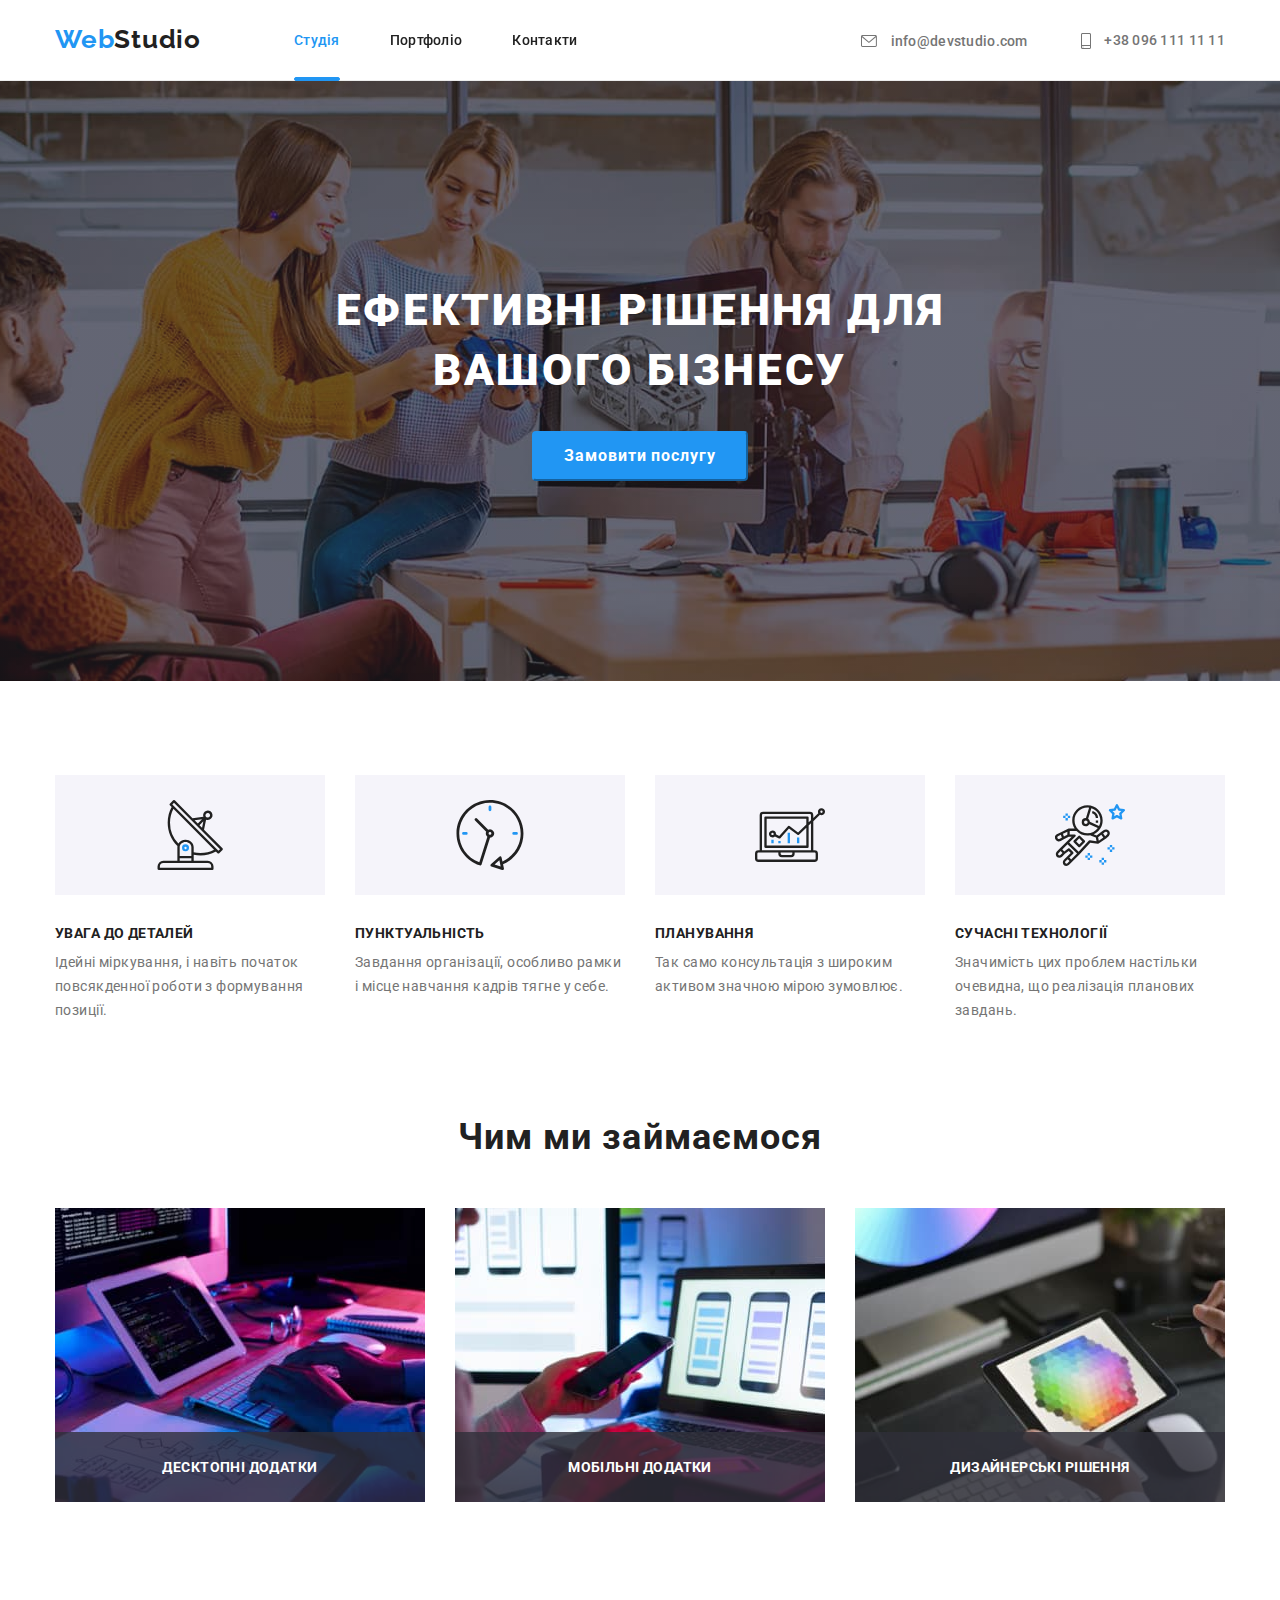
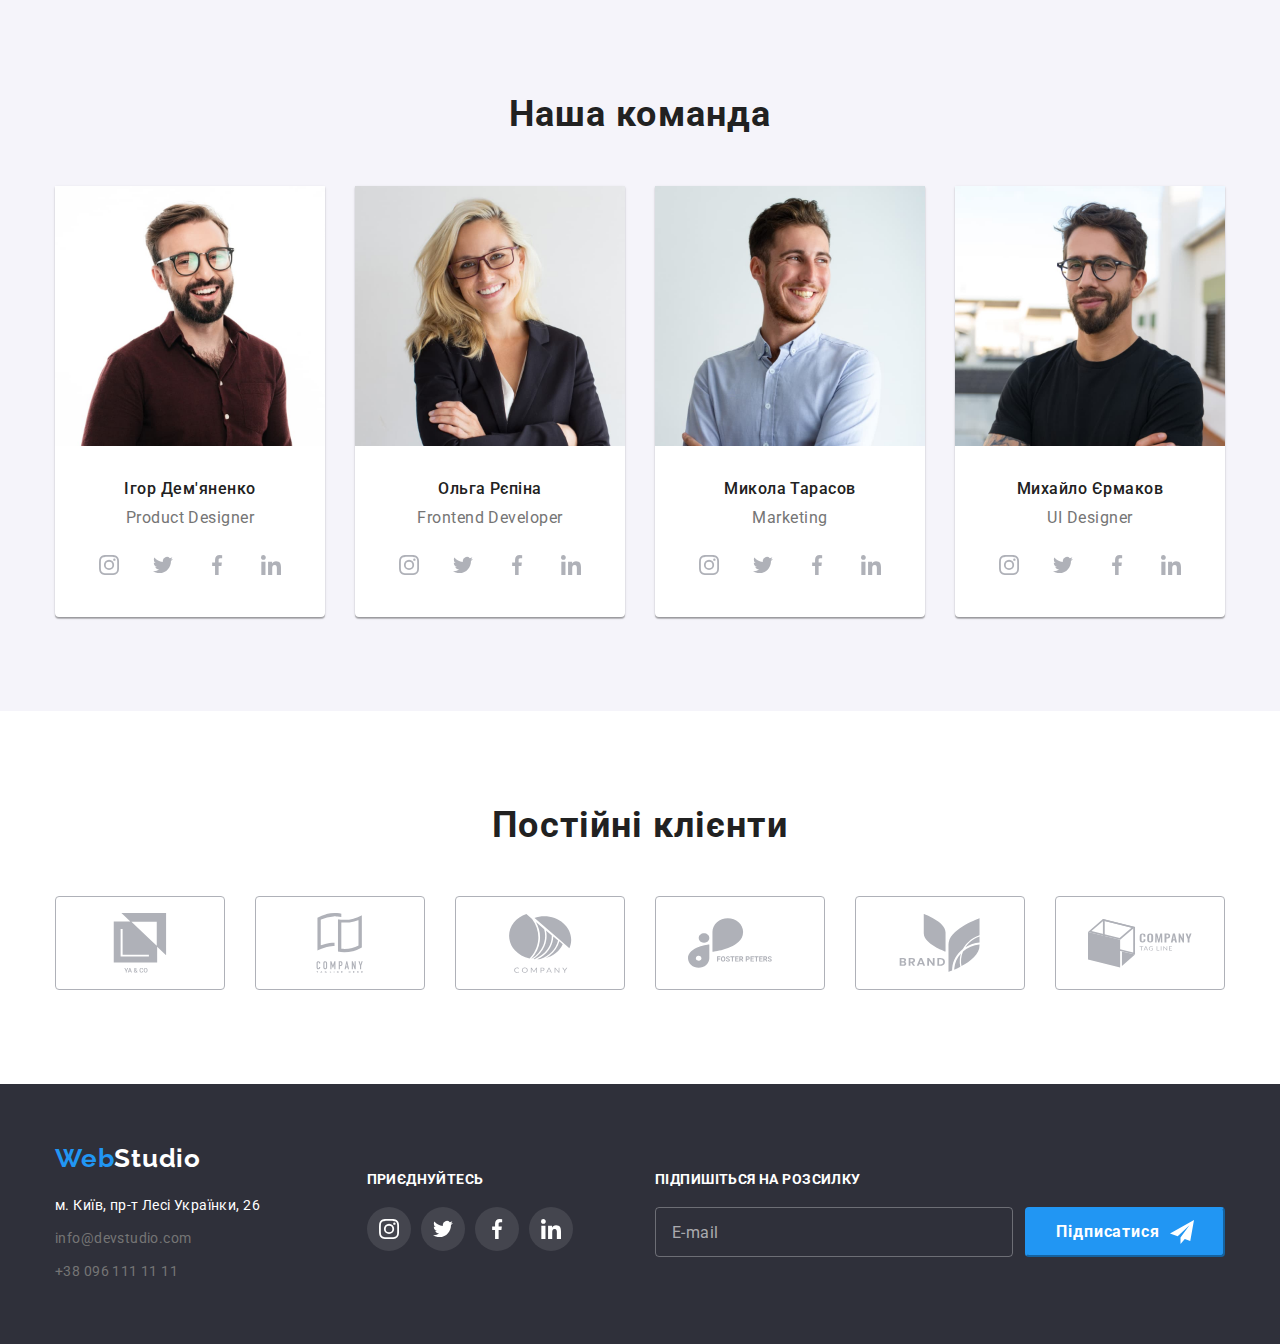
<file: index.html>
<!DOCTYPE html>
<html lang="uk">
  <head>
    <meta charset="UTF-8" />
    <meta name="viewport" content="width=device-width, initial-scale=1.0" />
    <title>WebStudio</title>
    <!-- normalizer -->
    <link
      rel="stylesheet"
      href="https://cdnjs.cloudflare.com/ajax/libs/modern-normalize/1.0.0/modern-normalize.min.css"
    />
    <!-- fonts -->
    <link rel="preconnect" href="https://fonts.googleapis.com" />
    <link rel="preconnect" href="https://fonts.gstatic.com" crossorigin />
    <link
      href="https://fonts.googleapis.com/css2?family=Raleway:wght@700&family=Roboto:wght@400;500;700;900&display=swap"
      rel="stylesheet"
    />

    <!-- styles -->
    <link rel="stylesheet" href="css/main.min.css" />
  </head>
  <body>
    <!-- Header -->
    <header class="header">
      <div class="container">
        <a class="logo" href="./index.html"><span class="logo-piece">Web</span>Studio</a>

        <nav>
          <ul class="flex-list">
            <li class="nav-list-item current">
              <a class="nav-link" href="./index.html">Студія</a>
            </li>
            <li class="nav-list-item">
              <a class="nav-link" href="./portfolio.html">Портфоліо</a>
            </li>
            <li class="nav-list-item">
              <a class="nav-link" href="#contacts">Контакти</a>
            </li>
          </ul>
        </nav>

        <div class="header-contacts">
          <a class="contacts" href="mailto:info@devstudio.com">
            <svg class="contacts-icon" width="16" height="12">
              <use href="./images/icons.svg#icon-envelope"></use>
            </svg>
            info@devstudio.com</a
          >

          <a class="contacts" href="tel:+380961111111">
            <svg class="contacts-icon" width="10" height="16">
              <use href="./images/icons.svg#icon-smartphone"></use>
            </svg>
            +38 096 111 11 11</a
          >
        </div>
      </div>
    </header>

    <!-- Main content -->
    <main>
      <!-- Hero -->

      <div class="hero-section-bg">
        <section class="hero container">
          <h1 class="hero-title">Ефективні рішення для вашого бізнесу</h1>
          <button class="primary-button" type="button" data-modal-open>Замовити послугу</button>
        </section>
      </div>

      <!-- Features -->
      <section class="container">
        <h2 class="visually-hidden">Особливості</h2>

        <ul class="flex-list features">
          <li class="features-item">
            <div class="icon-box">
              <svg class="icon">
                <use href="./images/icons.svg#icon-antenna"></use>
              </svg>
            </div>

            <h3 class="primary-uppercase-title">Увага до деталей</h3>
            <p class="features-text">
              Ідейні міркування, і навіть початок повсякденної роботи з формування позиції.
            </p>
          </li>
          <li class="features-item">
            <div class="icon-box">
              <svg class="icon">
                <use href="./images/icons.svg#icon-clock"></use>
              </svg>
            </div>

            <h3 class="primary-uppercase-title">Пунктуальність</h3>
            <p class="features-text">
              Завдання організації, особливо рамки і місце навчання кадрів тягне у себе.
            </p>
          </li>
          <li class="features-item">
            <div class="icon-box">
              <svg class="icon">
                <use href="./images/icons.svg#icon-diagram"></use>
              </svg>
            </div>

            <h3 class="primary-uppercase-title">Планування</h3>
            <p class="features-text">
              Так само консультація з широким активом значною мірою зумовлює.
            </p>
          </li>
          <li class="features-item">
            <div class="icon-box">
              <svg class="icon">
                <use href="./images/icons.svg#icon-astronaut"></use>
              </svg>
            </div>

            <h3 class="primary-uppercase-title">Сучасні технології</h3>
            <p class="features-text">
              Значимість цих проблем настільки очевидна, що реалізація планових завдань.
            </p>
          </li>
        </ul>
      </section>

      <!-- What do we do -->
      <section class="container">
        <h2 class="section-title">Чим ми займаємося</h2>
        <ul class="flex-list">
          <li class="specialization-type-item">
            <img src="./images/studio-page/box-1.jpg" alt="Десктопні додатки" />
            <p class="primary-uppercase-title specialization">Десктопні додатки</p>
          </li>
          <li class="specialization-type-item">
            <img src="./images/studio-page/box-2.jpg" alt="Мобільні додатки" />
            <p class="primary-uppercase-title specialization">Мобільні додатки</p>
          </li>
          <li class="specialization-type-item">
            <img src="./images/studio-page/box-3.jpg" alt="Дизайнерські рішення" />
            <p class="primary-uppercase-title specialization">Дизайнерські рішення</p>
          </li>
        </ul>
      </section>

      <!-- Our team -->
      <div class="team-section-bg">
        <section class="container team">
          <h2 class="section-title">Наша команда</h2>

          <ul class="flex-list">
            <li class="team-flex-card">
              <img src="./images/studio-page/photo-1.jpg" alt="Ігор Дем'яненко" />
              <div class="team-flex-card-description">
                <h3 class="team-member name">Ігор Дем'яненко</h3>
                <p class="team-member">Product Designer</p>

                <ul class="flex-list social-networks">
                  <li>
                    <a href="./" class="social-network" aria-label="Посилання на Інстаграм">
                      <svg class="social-network-icon">
                        <use href="./images/icons.svg#icon-instagram"></use>
                      </svg>
                    </a>
                  </li>
                  <li>
                    <a href="./" class="social-network" aria-label="Посилання на Твіттер">
                      <svg class="social-network-icon">
                        <use href="./images/icons.svg#icon-twitter"></use>
                      </svg>
                    </a>
                  </li>
                  <li>
                    <a href="./" class="social-network" aria-label="Посилання на Фейсбук">
                      <svg class="social-network-icon">
                        <use href="./images/icons.svg#icon-facebook"></use>
                      </svg>
                    </a>
                  </li>
                  <li>
                    <a href="./" class="social-network" aria-label="Посилання на Лінкедин">
                      <svg class="social-network-icon">
                        <use href="./images/icons.svg#icon-linkedin"></use>
                      </svg>
                    </a>
                  </li>
                </ul>
              </div>
            </li>
            <li class="team-flex-card">
              <img src="./images/studio-page/photo-2.jpg" alt="Ольга Рєпіна" />
              <div class="team-flex-card-description">
                <h3 class="team-member name">Ольга Рєпіна</h3>
                <p class="team-member">Frontend Developer</p>

                <ul class="flex-list social-networks">
                  <li>
                    <a href="./" class="social-network" aria-label="Посилання на Інстаграм">
                      <svg class="social-network-icon">
                        <use href="./images/icons.svg#icon-instagram"></use>
                      </svg>
                    </a>
                  </li>
                  <li>
                    <a href="./" class="social-network" aria-label="Посилання на Твіттер">
                      <svg class="social-network-icon">
                        <use href="./images/icons.svg#icon-twitter"></use>
                      </svg>
                    </a>
                  </li>
                  <li>
                    <a href="./" class="social-network" aria-label="Посилання на Фейсбук">
                      <svg class="social-network-icon">
                        <use href="./images/icons.svg#icon-facebook"></use>
                      </svg>
                    </a>
                  </li>
                  <li>
                    <a href="./" class="social-network" aria-label="Посилання на Лінкедин">
                      <svg class="social-network-icon">
                        <use href="./images/icons.svg#icon-linkedin"></use>
                      </svg>
                    </a>
                  </li>
                </ul>
              </div>
            </li>
            <li class="team-flex-card">
              <img src="./images/studio-page/photo-3.jpg" alt="Микола Тарасов" />
              <div class="team-flex-card-description">
                <h3 class="team-member name">Микола Тарасов</h3>
                <p class="team-member">Marketing</p>

                <ul class="flex-list social-networks">
                  <li>
                    <a href="./" class="social-network" aria-label="Посилання на Інстаграм">
                      <svg class="social-network-icon">
                        <use href="./images/icons.svg#icon-instagram"></use>
                      </svg>
                    </a>
                  </li>
                  <li>
                    <a href="./" class="social-network" aria-label="Посилання на Твіттер">
                      <svg class="social-network-icon">
                        <use href="./images/icons.svg#icon-twitter"></use>
                      </svg>
                    </a>
                  </li>
                  <li>
                    <a href="./" class="social-network" aria-label="Посилання на Фейсбук">
                      <svg class="social-network-icon">
                        <use href="./images/icons.svg#icon-facebook"></use>
                      </svg>
                    </a>
                  </li>
                  <li>
                    <a href="./" class="social-network" aria-label="Посилання на Лінкедин">
                      <svg class="social-network-icon">
                        <use href="./images/icons.svg#icon-linkedin"></use>
                      </svg>
                    </a>
                  </li>
                </ul>
              </div>
            </li>
            <li class="team-flex-card">
              <img src="./images/studio-page/photo-4.jpg" alt="Михайло Єрмаков" />
              <div class="team-flex-card-description">
                <h3 class="team-member name">Михайло Єрмаков</h3>
                <p class="team-member">UI Designer</p>

                <ul class="flex-list social-networks">
                  <li>
                    <a href="./" class="social-network" aria-label="Посилання на Інстаграм">
                      <svg class="social-network-icon">
                        <use href="./images/icons.svg#icon-instagram"></use>
                      </svg>
                    </a>
                  </li>
                  <li>
                    <a href="./" class="social-network" aria-label="Посилання на Твіттер">
                      <svg class="social-network-icon">
                        <use href="./images/icons.svg#icon-twitter"></use>
                      </svg>
                    </a>
                  </li>
                  <li>
                    <a href="./" class="social-network" aria-label="Посилання на Фейсбук">
                      <svg class="social-network-icon">
                        <use href="./images/icons.svg#icon-facebook"></use>
                      </svg>
                    </a>
                  </li>
                  <li>
                    <a href="./" class="social-network" aria-label="Посилання на Лінкедин">
                      <svg class="social-network-icon">
                        <use href="./images/icons.svg#icon-linkedin"></use>
                      </svg>
                    </a>
                  </li>
                </ul>
              </div>
            </li>
          </ul>
        </section>
      </div>
    </main>

    <!-- Regular clients -->
    <section class="container clients">
      <h2 class="section-title">Постійні клієнти</h2>
      <ul class="flex-list">
        <li>
          <a class="client" href="./">
            <svg class="client-icon">
              <use href="./images/icons.svg#icon-company-1"></use>
            </svg>
          </a>
        </li>
        <li>
          <a class="client" href="./">
            <svg class="client-icon">
              <use href="./images/icons.svg#icon-company-2"></use>
            </svg>
          </a>
        </li>
        <li>
          <a class="client" href="./">
            <svg class="client-icon">
              <use href="./images/icons.svg#icon-company-3"></use>
            </svg>
          </a>
        </li>
        <li>
          <a class="client" href="./">
            <svg class="client-icon">
              <use href="./images/icons.svg#icon-company-4"></use>
            </svg>
          </a>
        </li>
        <li>
          <a class="client" href="./">
            <svg class="client-icon">
              <use href="./images/icons.svg#icon-company-5"></use>
            </svg>
          </a>
        </li>
        <li>
          <a class="client" href="./">
            <svg class="client-icon">
              <use href="./images/icons.svg#icon-company-6"></use>
            </svg>
          </a>
        </li>
      </ul>
    </section>

    <!-- Footer -->

    <div class="footer-section-bg" id="contacts">
      <footer class="container footer">
        <div>
          <a class="logo" href="./index.html"><span class="logo-piece">Web</span>Studio</a>

          <address class="address">
            м. Київ, пр-т Лесі Українки, 26
            <a class="contacts" href="mailto:info@devstudio.com">info@devstudio.com</a>
            <a class="contacts" href="tel:+380961111111"> +38 096 111 11 11</a>
          </address>
        </div>

        <div class="join">
          <p class="primary-uppercase-title">Приєднуйтесь</p>

          <ul class="flex-list social-networks">
            <li>
              <a href="./" class="social-network" aria-label="Посилання на Інстаграм">
                <svg class="social-network-icon">
                  <use href="./images/icons.svg#icon-instagram"></use>
                </svg>
              </a>
            </li>
            <li>
              <a href="./" class="social-network" aria-label="Посилання на Твіттер">
                <svg class="social-network-icon">
                  <use href="./images/icons.svg#icon-twitter"></use>
                </svg>
              </a>
            </li>
            <li>
              <a href="./" class="social-network" aria-label="Посилання на Фейсбук">
                <svg class="social-network-icon">
                  <use href="./images/icons.svg#icon-facebook"></use>
                </svg>
              </a>
            </li>
            <li>
              <a href="./" class="social-network" aria-label="Посилання на Лінкедин">
                <svg class="social-network-icon">
                  <use href="./images/icons.svg#icon-linkedin"></use>
                </svg>
              </a>
            </li>
          </ul>
        </div>

        <form class="sign-up js-sreaker-form">
          <p class="primary-uppercase-title">Підпишіться на розсилку</p>

          <div class="sign-up-block">
            <input type="email" name="email" class="email-input" placeholder="E-mail" required/>

            <button class="primary-button" type="submit">
              Підписатися
              <svg class="icon-sign-up">
                <use href="./images/icons.svg#icon-send"></use>
              </svg>
            </button>
          </div>
        </form>
      </footer>
    </div>

    <!-- Modal -->
    <div class="backdrop is-hidden" data-modal>
      <div class="modal">
        <button class="close-modal-button" type="button" data-modal-close>
          <svg class="close-icon" width="18" height="18">
            <use href="./images/icons.svg#icon-close"></use>
          </svg>
        </button>

        <form class="form js-sreaker-form">
          <p class="form-caption">Залиште свої дані, ми вам передзвонимо</p>

          <label class="form-field">
            Ім'я
            <input type="text" name="name" class="form-input" />
            <svg class="form-icon">
              <use href="./images/icons.svg#icon-person"></use>
            </svg>
          </label>

          <label class="form-field">
            Телефон
            <input type="tel" name="tel" class="form-input" />
            <svg class="form-icon">
              <use href="./images/icons.svg#icon-phone"></use>
            </svg>
          </label>

          <label class="form-field">
            Пошта
            <input type="email" name="email" class="form-input" />
            <svg class="form-icon">
              <use href="./images/icons.svg#icon-email"></use>
            </svg>
          </label>

          <label class="form-field">
            Коментар
            <textarea
              name="comment"
              class="form-input comment"
              placeholder="Введіть текст"
            ></textarea>
          </label>

          <label class="form-checkbox">
            <input
              type="checkbox"
              name="policy"
              class="visually-hidden checkbox"
              value="accept"
              required
            />
            <svg class="checkbox-icon">
              <use class="icon-check-on" href="./images/icons.svg#icon-check"></use>
            </svg>
            <span class="checkbox-text"
              >Погоджуюся з розсилкою та приймаю
              <a href="./">Умови договору</a>
            </span>
          </label>

          <div class="centered">
            <button type="submit" class="primary-button">Відправити</button>
          </div>
        </form>
      </div>
    </div>

    <script src="./js/modal.js"></script>

    <script>
      (() => {
        document.querySelector('.js-sreaker-form').addEventListener('submit', e => {
          e.preventDefault();

          new FormData(e.currentTarget).forEach((value, name) => console.log(`${name}: ${value}`));
        });
      })();
    </script>
  </body>
</html>
</file>
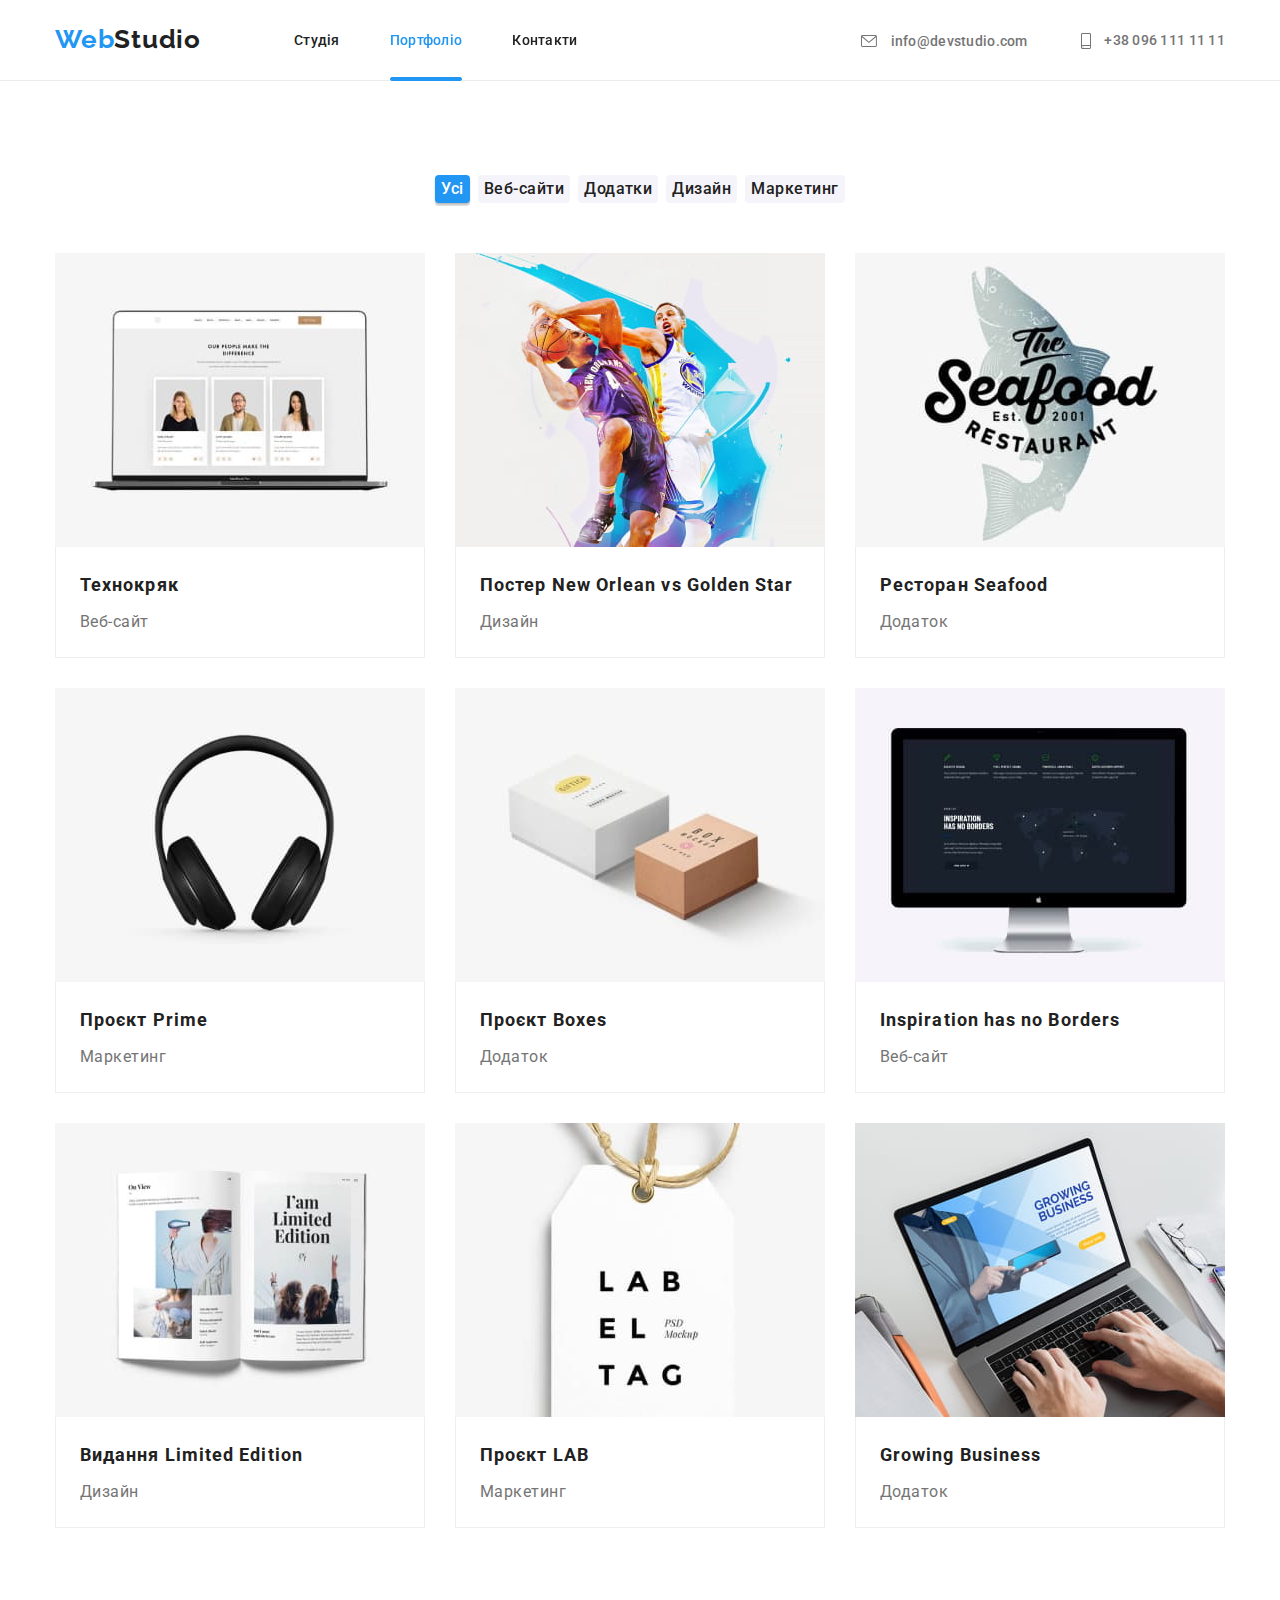
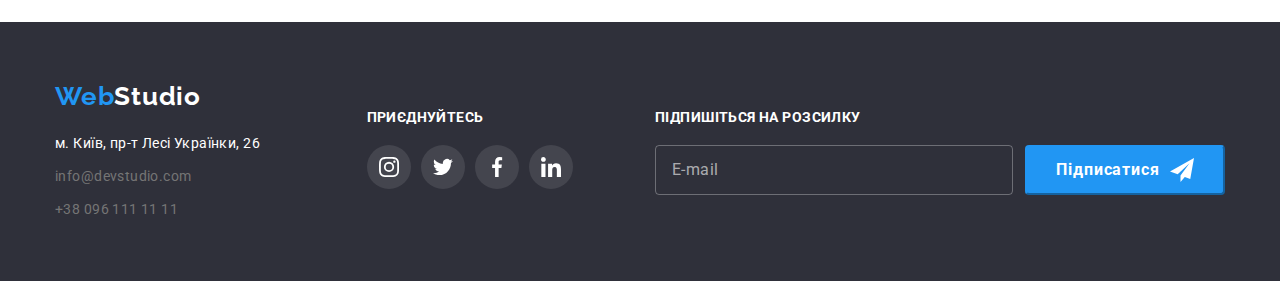
<file: portfolio.html>
<!DOCTYPE html>
<html lang="uk">
  <head>
    <meta charset="UTF-8" />
    <meta name="viewport" content="width=device-width, initial-scale=1.0" />
    <title>WebStudio portfolio</title>
    <!-- normalizer -->
    <link
      rel="stylesheet"
      href="https://cdnjs.cloudflare.com/ajax/libs/modern-normalize/1.0.0/modern-normalize.min.css"
    />
    <!-- fonts -->
    <link rel="preconnect" href="https://fonts.googleapis.com" />
    <link rel="preconnect" href="https://fonts.gstatic.com" crossorigin />
    <link
      href="https://fonts.googleapis.com/css2?family=Raleway:wght@700&family=Roboto:wght@400;500;700;900&display=swap"
      rel="stylesheet"
    />
    <!-- styles -->
    <link rel="stylesheet" href="css/main.min.css" />
  </head>
  <body>
    <!-- Header -->
    <header class="header">
      <div class="container">
        <a class="logo" href="./index.html"><span class="logo-piece">Web</span>Studio</a>

        <nav>
          <ul class="flex-list">
            <li class="nav-list-item">
              <a class="nav-link" href="./index.html">Студія</a>
            </li>
            <li class="nav-list-item current">
              <a class="nav-link" href="./portfolio.html">Портфоліо</a>
            </li>
            <li class="nav-list-item">
              <a class="nav-link" href="#contacts">Контакти</a>
            </li>
          </ul>
        </nav>

        <div class="header-contacts">
          <a class="contacts" href="mailto:info@devstudio.com">
            <svg class="contacts-icon" width="16" height="12">
              <use href="./images/icons.svg#icon-envelope"></use>
            </svg>
            info@devstudio.com</a
          >

          <a class="contacts" href="tel:+380961111111">
            <svg class="contacts-icon" width="10" height="16">
              <use href="./images/icons.svg#icon-smartphone"></use>
            </svg>
            +38 096 111 11 11</a
          >
        </div>
      </div>
    </header>

    <!-- Main content -->
    <main>
      <section class="container portfolio">
        <h1 class="visually-hidden">Каталог робіт</h1>
        <ul class="flex-list filters">
          <li class="filters-item">
            <button class="category-button selected" type="button">Усі</button>
          </li>
          <li class="filters-item">
            <button class="category-button" type="button">Веб-сайти</button>
          </li>
          <li class="filters-item">
            <button class="category-button" type="button">Додатки</button>
          </li>
          <li class="filters-item">
            <button class="category-button" type="button">Дизайн</button>
          </li>
          <li class="filters-item">
            <button class="category-button" type="button">Маркетинг</button>
          </li>
        </ul>

        <ul class="flex-list cards">
          <li class="flex-card">
            <a class="portfolio-item-link" href="">
              <div class="flex-card-top">
                <img src="./images/portfolio-page/Tekhnokryak.jpg" alt="Технокряк" />
                <p class="project-description">
                  Ресурс пропонує комплексні пропозиції з різним рівнем функціоналу та сервісів. Все
                  це дозволить відвідувачу отримати вичерпні відомості про компанію чи приватну
                  особу.
                </p>
              </div>
              <div class="flex-card-description">
                <h2 class="portfolio-item-title">Технокряк</h2>
                <p class="portfolio-item-type">Веб-сайт</p>
              </div>
            </a>
          </li>
          <li class="flex-card">
            <a class="portfolio-item-link" href="">
              <div class="flex-card-top">
                <img
                  src="./images/portfolio-page/New-Orleans-vs-Golden-Star-poster.jpg"
                  alt="Постер New Orlean vs Golden Star"
                />
                <p class="project-description">
                  Ресурс пропонує комплексні пропозиції з різним рівнем функціоналу та сервісів. Все
                  це дозволить відвідувачу отримати вичерпні відомості про компанію чи приватну
                  особу.
                </p>
              </div>

              <div class="flex-card-description">
                <h2 class="portfolio-item-title">Постер New Orlean vs Golden Star</h2>
                <p class="portfolio-item-type">Дизайн</p>
              </div>
            </a>
          </li>
          <li class="flex-card">
            <a class="portfolio-item-link" href="">
              <div class="flex-card-top">
                <img src="./images/portfolio-page/Seafood-restaurant.jpg" alt="Ресторан Seafood" />
                <p class="project-description">
                  Ресурс пропонує комплексні пропозиції з різним рівнем функціоналу та сервісів. Все
                  це дозволить відвідувачу отримати вичерпні відомості про компанію чи приватну
                  особу.
                </p>
              </div>

              <div class="flex-card-description">
                <h2 class="portfolio-item-title">Ресторан Seafood</h2>
                <p class="portfolio-item-type">Додаток</p>
              </div>
            </a>
          </li>
          <li class="flex-card">
            <a class="portfolio-item-link" href="">
              <div class="flex-card-top">
                <img src="./images/portfolio-page/Project-Prime.jpg" alt="Проєкт Prime" />
                <p class="project-description">
                  Ресурс пропонує комплексні пропозиції з різним рівнем функціоналу та сервісів. Все
                  це дозволить відвідувачу отримати вичерпні відомості про компанію чи приватну
                  особу.
                </p>
              </div>

              <div class="flex-card-description">
                <h2 class="portfolio-item-title">Проєкт Prime</h2>
                <p class="portfolio-item-type">Маркетинг</p>
              </div>
            </a>
          </li>
          <li class="flex-card">
            <a class="portfolio-item-link" href="">
              <div class="flex-card-top">
                <img src="./images/portfolio-page/Project-Boxes.jpg" alt="Проєкт Boxes" />
                <p class="project-description">
                  Ресурс пропонує комплексні пропозиції з різним рівнем функціоналу та сервісів. Все
                  це дозволить відвідувачу отримати вичерпні відомості про компанію чи приватну
                  особу.
                </p>
              </div>

              <div class="flex-card-description">
                <h2 class="portfolio-item-title">Проєкт Boxes</h2>
                <p class="portfolio-item-type">Додаток</p>
              </div>
            </a>
          </li>
          <li class="flex-card">
            <a class="portfolio-item-link" href="">
              <div class="flex-card-top">
                <img
                  src="./images/portfolio-page/Inspiration-has-no-Borders.jpg"
                  alt="Inspiration has no Borders"
                />
                <p class="project-description">
                  Ресурс пропонує комплексні пропозиції з різним рівнем функціоналу та сервісів. Все
                  це дозволить відвідувачу отримати вичерпні відомості про компанію чи приватну
                  особу.
                </p>
              </div>

              <div class="flex-card-description">
                <h2 class="portfolio-item-title">Inspiration has no Borders</h2>
                <p class="portfolio-item-type">Веб-сайт</p>
              </div>
            </a>
          </li>
          <li class="flex-card">
            <a class="portfolio-item-link" href="">
              <div class="flex-card-top">
                <img
                  src="./images/portfolio-page/Edition-Limited-Edition.jpg"
                  alt="Видання Limited Edition"
                />
                <p class="project-description">
                  Ресурс пропонує комплексні пропозиції з різним рівнем функціоналу та сервісів. Все
                  це дозволить відвідувачу отримати вичерпні відомості про компанію чи приватну
                  особу.
                </p>
              </div>

              <div class="flex-card-description">
                <h2 class="portfolio-item-title">Видання Limited Edition</h2>
                <p class="portfolio-item-type">Дизайн</p>
              </div>
            </a>
          </li>
          <li class="flex-card">
            <a class="portfolio-item-link" href="">
              <div class="flex-card-top">
                <img src="./images/portfolio-page/Project-LAB.jpg" alt="Проєкт LAB" />
                <p class="project-description">
                  Ресурс пропонує комплексні пропозиції з різним рівнем функціоналу та сервісів. Все
                  це дозволить відвідувачу отримати вичерпні відомості про компанію чи приватну
                  особу.
                </p>
              </div>

              <div class="flex-card-description">
                <h2 class="portfolio-item-title">Проєкт LAB</h2>
                <p class="portfolio-item-type">Маркетинг</p>
              </div>
            </a>
          </li>
          <li class="flex-card">
            <a class="portfolio-item-link" href="">
              <div class="flex-card-top">
                <img src="./images/portfolio-page/Growing-Business.jpg" alt="Growing Business" />
                <p class="project-description">
                  Ресурс пропонує комплексні пропозиції з різним рівнем функціоналу та сервісів. Все
                  це дозволить відвідувачу отримати вичерпні відомості про компанію чи приватну
                  особу.
                </p>
              </div>

              <div class="flex-card-description">
                <h2 class="portfolio-item-title">Growing Business</h2>
                <p class="portfolio-item-type">Додаток</p>
              </div>
            </a>
          </li>
        </ul>
      </section>
    </main>

    <!-- Footer -->
    <div class="footer-section-bg" id="contacts">
      <footer class="container footer">
        <div>
          <a class="logo" href="./index.html"><span class="logo-piece">Web</span>Studio</a>

          <address class="address">
            м. Київ, пр-т Лесі Українки, 26
            <a class="contacts" href="mailto:info@devstudio.com">info@devstudio.com</a>
            <a class="contacts" href="tel:+380961111111"> +38 096 111 11 11</a>
          </address>
        </div>

        <div class="join">
          <h3 class="primary-uppercase-title">Приєднуйтесь</h3>

          <ul class="flex-list social-networks">
            <li>
              <a href="./" class="social-network" aria-label="Посилання на Інстаграм">
                <svg class="social-network-icon">
                  <use href="./images/icons.svg#icon-instagram"></use>
                </svg>
              </a>
            </li>
            <li>
              <a href="./" class="social-network" aria-label="Посилання на Твіттер">
                <svg class="social-network-icon">
                  <use href="./images/icons.svg#icon-twitter"></use>
                </svg>
              </a>
            </li>
            <li>
              <a href="./" class="social-network" aria-label="Посилання на Фейсбук">
                <svg class="social-network-icon">
                  <use href="./images/icons.svg#icon-facebook"></use>
                </svg>
              </a>
            </li>
            <li>
              <a href="./" class="social-network" aria-label="Посилання на Лінкедин">
                <svg class="social-network-icon">
                  <use href="./images/icons.svg#icon-linkedin"></use>
                </svg>
              </a>
            </li>
          </ul>
        </div>

        <form class="sign-up js-sreaker-form">
          <p class="primary-uppercase-title">Підпишіться на розсилку</p>

          <div class="sign-up-block">
            <input type="email" name="email" class="email-input" placeholder="E-mail" required/>

            <button class="primary-button" type="submit">
              Підписатися
              <svg class="icon-sign-up">
                <use href="./images/icons.svg#icon-send"></use>
              </svg>
            </button>
          </div>
        </form>
      </footer>
    </div>

    <script>
      // Отримуємо всі кнопки з класом 'category'
      const buttons = document.querySelectorAll('.filters .category-button');

      // Додаємо обробник подій для кожної кнопки
      buttons.forEach(button => {
        button.addEventListener('click', () => {
          // Видаляємо клас 'selected' з усіх кнопок
          buttons.forEach(btn => btn.classList.remove('selected'));

          // Додаємо клас 'selected' до натиснутої кнопки
          button.classList.add('selected');
        });
      });
    </script>
  </body>
</html>
</file>
<file: css/main.min.css>
body{background-color:#fff;color:#757575;font-family:"Roboto",sans-serif;font-weight:400}h1,h2,h3{color:#212121;font-weight:700;margin-top:0}a{display:inline-block;text-decoration:none}p{margin:0}textarea{resize:none}.contacts-icon,.contacts{color:#757575;fill:#757575;vertical-align:middle;-webkit-transition:color 250ms cubic-bezier(0.4, 0, 0.2, 1);transition:color 250ms cubic-bezier(0.4, 0, 0.2, 1)}.category-button,.primary-button{font-weight:700;font-size:16px;line-height:187%;letter-spacing:.06em;text-align:center;border-radius:4px;cursor:pointer}.visually-hidden{position:absolute;width:1px;height:1px;margin:-1px;border:0;padding:0;white-space:nowrap;-webkit-clip-path:inset(100%);clip-path:inset(100%);clip:rect(0 0 0 0);overflow:hidden}.flex-list{list-style:none;display:-webkit-box;display:-ms-flexbox;display:flex;padding-left:0;margin-top:0;margin-bottom:0}.centered{text-align:center}@-webkit-keyframes currentPage{0%{opacity:0;-webkit-transform:scaleX(0);transform:scaleX(0)}100%{opacity:1;-webkit-transform:scaleX(1);transform:scaleX(1)}}@keyframes currentPage{0%{opacity:0;-webkit-transform:scaleX(0);transform:scaleX(0)}100%{opacity:1;-webkit-transform:scaleX(1);transform:scaleX(1)}}.specialization-type-item img,.team-flex-card img,.flex-card img{width:100%}.logo{color:#212121;font-family:"Raleway",sans-serif;font-weight:700;font-size:26px;letter-spacing:.03em;margin-right:93px}.logo-piece{color:#2196f3}.contacts:hover,.contacts:focus{color:#2196f3;fill:#2196f3}.contacts-icon{fill:inherit;margin-right:10px;margin-top:-2px}.section-title{font-size:36px;letter-spacing:.03em;text-align:center;margin-bottom:50px}.container{max-width:1200px;padding-left:15px;padding-right:15px;margin-bottom:94px;margin-left:auto;margin-right:auto}.container.team,.container.clients{padding-top:94px;padding-bottom:94px;margin-bottom:0}.primary-uppercase-title{font-weight:700;font-size:14px;letter-spacing:.03em;text-transform:uppercase}.join .primary-uppercase-title,.sign-up .primary-uppercase-title{color:#fff;margin-bottom:20px}.flex-list.social-networks{-webkit-box-pack:center;-ms-flex-pack:center;justify-content:center;gap:10px}.social-network{display:-webkit-box;display:-ms-flexbox;display:flex;-webkit-box-align:center;-ms-flex-align:center;align-items:center;-webkit-box-pack:center;-ms-flex-pack:center;justify-content:center;width:44px;height:44px;border-radius:50%;fill:#afb1b8;-webkit-transition:fill 250ms cubic-bezier(0.4, 0, 0.2, 1),background-color 250ms cubic-bezier(0.4, 0, 0.2, 1);transition:fill 250ms cubic-bezier(0.4, 0, 0.2, 1),background-color 250ms cubic-bezier(0.4, 0, 0.2, 1)}.social-network-icon{fill:inherit;width:20px;height:20px}.social-networks .social-network:hover,.social-networks .social-network:focus,.join .social-network:hover,.join .social-network:focus{background-color:#2196f3;fill:#fff}.primary-button{color:#fff;background-color:#2196f3;border-color:#2196f3;min-width:200px;min-height:50px;-webkit-transition:background-color 100ms cubic-bezier(0.4, 0, 0.2, 1);transition:background-color 100ms cubic-bezier(0.4, 0, 0.2, 1)}.primary-button:hover,.primary-button:focus{background-color:#188ce8}.hero .primary-button{min-width:216px}.form .primary-button{-webkit-box-shadow:0 4px 4px 0 rgba(0,0,0,.15);box-shadow:0 4px 4px 0 rgba(0,0,0,.15)}.sign-up-block .primary-button{display:-webkit-box;display:-ms-flexbox;display:flex;-webkit-box-align:center;-ms-flex-align:center;align-items:center;-webkit-box-pack:center;-ms-flex-pack:center;justify-content:center;min-width:200px}.category-button{color:#212121;background-color:#f5f4fa;border-color:#f5f4fa;-webkit-box-shadow:none;box-shadow:none;border:none;font-weight:500;font-size:16px;line-height:162%;letter-spacing:.03em;margin-bottom:50px;-webkit-transition:color 250ms cubic-bezier(0.4, 0, 0.2, 1),background-color 250ms cubic-bezier(0.4, 0, 0.2, 1),-webkit-box-shadow 250ms cubic-bezier(0.4, 0, 0.2, 1);transition:color 250ms cubic-bezier(0.4, 0, 0.2, 1),background-color 250ms cubic-bezier(0.4, 0, 0.2, 1),-webkit-box-shadow 250ms cubic-bezier(0.4, 0, 0.2, 1);transition:color 250ms cubic-bezier(0.4, 0, 0.2, 1),background-color 250ms cubic-bezier(0.4, 0, 0.2, 1),box-shadow 250ms cubic-bezier(0.4, 0, 0.2, 1);transition:color 250ms cubic-bezier(0.4, 0, 0.2, 1),background-color 250ms cubic-bezier(0.4, 0, 0.2, 1),box-shadow 250ms cubic-bezier(0.4, 0, 0.2, 1),-webkit-box-shadow 250ms cubic-bezier(0.4, 0, 0.2, 1)}.category-button.selected,.category-button:hover,.category-button:focus{color:#fff;background-color:#2196f3;border-radius:4px;border:#2196f3;-webkit-box-shadow:0 2px 2px 0 rgba(0,0,0,.12),0 1px 2px 0 rgba(0,0,0,.08),0 3px 1px 0 rgba(0,0,0,.1);box-shadow:0 2px 2px 0 rgba(0,0,0,.12),0 1px 2px 0 rgba(0,0,0,.08),0 3px 1px 0 rgba(0,0,0,.1)}.filters-item:not(:last-child){margin-right:8px}.header{position:sticky;top:0;left:0;right:0;font-weight:500;font-size:14px;letter-spacing:.02em;background-color:#fff;border-bottom:1px solid #ececec;z-index:1}.header>.container{display:-webkit-box;display:-ms-flexbox;display:flex;-webkit-box-align:center;-ms-flex-align:center;align-items:center;-webkit-box-pack:start;-ms-flex-pack:start;justify-content:flex-start;margin-bottom:0}.header-contacts{margin-left:auto}.header-contacts .contacts:not(:first-child){margin-left:50px}.nav-list-item{position:relative;display:block;padding-top:32px;padding-bottom:32px;-webkit-transition:color 250ms cubic-bezier(0.4, 0, 0.2, 1);transition:color 250ms cubic-bezier(0.4, 0, 0.2, 1)}.nav-list-item:not(:first-child){margin-left:50px}.nav-list-item.current::after{content:"";position:absolute;bottom:-1px;left:0;width:100%;height:4px;background-color:#2196f3;border:1px solid #2196f3;border-radius:5px;-webkit-animation:currentPage 250ms cubic-bezier(0.4, 0, 0.2, 1);animation:currentPage 250ms cubic-bezier(0.4, 0, 0.2, 1)}.nav-link{color:#212121}.nav-link:focus{color:#2196f3}.nav-list-item.current .nav-link,.nav-list-item:hover .nav-link{color:#2196f3}.footer-section-bg{background-color:#2f303a}.footer{display:-webkit-box;display:-ms-flexbox;display:flex;-webkit-box-align:center;-ms-flex-align:center;align-items:center;-webkit-box-pack:justify;-ms-flex-pack:justify;justify-content:space-between;--primary-text-color: rgba(255, 255, 255, 0.6);color:#757575;padding-top:60px;padding-bottom:60px;margin-bottom:0}.footer .logo{color:#fff;margin-top:0;margin-bottom:20px}.address{color:#fff;font-style:normal;font-weight:400;font-size:14px;line-height:171%;letter-spacing:.03em}.address .contacts{display:block;margin-top:9px}.join{margin-left:-10px;min-height:86px}.join .social-network{background-color:rgba(255,255,255,.1);fill:#fff}.backdrop{position:fixed;top:0;left:0;z-index:2;width:100%;height:100%;background-color:rgba(0,0,0,.2);opacity:1;-webkit-transition:opacity 250ms cubic-bezier(0.4, 0, 0.2, 1);transition:opacity 250ms cubic-bezier(0.4, 0, 0.2, 1)}.backdrop.is-hidden{opacity:0;pointer-events:none}.backdrop.is-hidden .modal{-webkit-transform:translate(-50%, -50%) scale(0.8);transform:translate(-50%, -50%) scale(0.8)}.modal{position:absolute;top:50%;left:50%;width:528px;min-height:550px;background-color:#fff;border-radius:4px;-webkit-box-shadow:0 2px 1px 0 rgba(0,0,0,.2),0 1px 1px 0 rgba(0,0,0,.14),0 1px 3px 0 rgba(0,0,0,.12);box-shadow:0 2px 1px 0 rgba(0,0,0,.2),0 1px 1px 0 rgba(0,0,0,.14),0 1px 3px 0 rgba(0,0,0,.12);-webkit-transform:translate(-50%, -50%) scale(1);transform:translate(-50%, -50%) scale(1);-webkit-transition:-webkit-transform 250ms cubic-bezier(0.4, 0, 0.2, 1);transition:-webkit-transform 250ms cubic-bezier(0.4, 0, 0.2, 1);transition:transform 250ms cubic-bezier(0.4, 0, 0.2, 1);transition:transform 250ms cubic-bezier(0.4, 0, 0.2, 1), -webkit-transform 250ms cubic-bezier(0.4, 0, 0.2, 1)}.close-modal-button{position:absolute;top:8px;right:8px;display:-webkit-box;display:-ms-flexbox;display:flex;-webkit-box-align:center;-ms-flex-align:center;align-items:center;-webkit-box-pack:center;-ms-flex-pack:center;justify-content:center;width:30px;height:30px;padding:0;border-radius:50%;border-width:1px;border-color:rgba(0,0,0,.1);fill:#000;background-color:#fff;-webkit-transition:fill 250ms cubic-bezier(0.4, 0, 0.2, 1);transition:fill 250ms cubic-bezier(0.4, 0, 0.2, 1);cursor:pointer}.close-modal-button:hover{fill:#2196f3}.close-icon{fill:inherit}.form{padding:40px}.form-caption{font-weight:700;font-size:20px;letter-spacing:.03em;text-align:center;margin-bottom:12px;color:#212121}.form-field{position:relative;display:-webkit-box;display:-ms-flexbox;display:flex;-webkit-box-orient:vertical;-webkit-box-direction:normal;-ms-flex-direction:column;flex-direction:column;font-size:12px;letter-spacing:.01em}.form-field:not(:last-child){margin-bottom:10px}.form-input{border:1px solid rgba(33,33,33,.2);border-radius:4px;padding:11px 12px 11px 42px;margin-top:4px;-webkit-transition:border-color 250ms cubic-bezier(0.4, 0, 0.2, 1);transition:border-color 250ms cubic-bezier(0.4, 0, 0.2, 1)}.form-input:focus{border-color:#2196f3;outline:none}.form-input::-webkit-input-placeholder{font-size:12px;letter-spacing:.01em;color:rgba(117,117,117,.5)}.form-input::-moz-placeholder{font-size:12px;letter-spacing:.01em;color:rgba(117,117,117,.5)}.form-input:-ms-input-placeholder{font-size:12px;letter-spacing:.01em;color:rgba(117,117,117,.5)}.form-input::-ms-input-placeholder{font-size:12px;letter-spacing:.01em;color:rgba(117,117,117,.5)}.form-input::placeholder{font-size:12px;letter-spacing:.01em;color:rgba(117,117,117,.5)}.form-input.comment{height:96px;padding:12px 16px}.form-icon{position:absolute;left:12px;bottom:10px;width:18px;height:18px;fill:#212121;-webkit-transition:fill 250ms cubic-bezier(0.4, 0, 0.2, 1);transition:fill 250ms cubic-bezier(0.4, 0, 0.2, 1)}.form-field:focus-within .form-icon{fill:#2196f3}.form-checkbox{position:relative;display:-webkit-box;display:-ms-flexbox;display:flex;-webkit-box-align:center;-ms-flex-align:center;align-items:center;-webkit-box-pack:start;-ms-flex-pack:start;justify-content:flex-start;margin:20px 12px 30px}.checkbox-text{font-size:14px;line-height:171%;letter-spacing:.03em;margin-left:22px}.checkbox-text a{-webkit-text-decoration:underline 1px;text-decoration:underline 1px;-webkit-text-decoration-skip-ink:none;text-decoration-skip-ink:none;color:#2196f3}.checkbox-icon{position:absolute;left:0;top:15%;width:16px;height:15px;fill:none;border:2px solid #212121;border-radius:2px;margin:0}.checkbox:checked+.checkbox-icon{border-color:rgba(0,0,0,0);background-color:#2196f3;fill:#fff;stroke:#fff;-webkit-box-shadow:0 4px 4px 0 rgba(0,0,0,.25);box-shadow:0 4px 4px 0 rgba(0,0,0,.25)}.icon-check-on{-webkit-transform:scale(1.07);transform:scale(1.07)}.sign-up-block{display:-webkit-box;display:-ms-flexbox;display:flex;-webkit-box-align:center;-ms-flex-align:center;align-items:center;-webkit-box-pack:start;-ms-flex-pack:start;justify-content:flex-start;gap:12px}.email-input{width:358px;height:50px;background-color:rgba(0,0,0,0);border:1px solid rgba(255,255,255,.3);border-radius:4px;padding:15px 16px;color:#fff;-webkit-transition:border-color 250ms cubic-bezier(0.4, 0, 0.2, 1);transition:border-color 250ms cubic-bezier(0.4, 0, 0.2, 1)}.email-input:focus{outline:none;border-color:#2196f3}.email-input::-webkit-input-placeholder{font-size:16px;line-height:125%;letter-spacing:.03em;color:rgba(255,255,255,.6)}.email-input::-moz-placeholder{font-size:16px;line-height:125%;letter-spacing:.03em;color:rgba(255,255,255,.6)}.email-input:-ms-input-placeholder{font-size:16px;line-height:125%;letter-spacing:.03em;color:rgba(255,255,255,.6)}.email-input::-ms-input-placeholder{font-size:16px;line-height:125%;letter-spacing:.03em;color:rgba(255,255,255,.6)}.email-input::placeholder{font-size:16px;line-height:125%;letter-spacing:.03em;color:rgba(255,255,255,.6)}.icon-sign-up{width:24px;height:24px;margin-left:10px}.hero-section-bg{background-color:#2f303a;background-image:-webkit-gradient(linear, left top, left bottom, from(rgba(47, 48, 58, 0.4)), to(rgba(47, 48, 58, 0.4))),url("../images/studio-page/hero-bg-image.jpg");background-image:linear-gradient(rgba(47, 48, 58, 0.4), rgba(47, 48, 58, 0.4)),url("../images/studio-page/hero-bg-image.jpg");background-repeat:repeat;background-size:cover;background-position:center}.hero{text-align:center;padding-top:200px;padding-bottom:200px}.hero-title{color:#fff;font-weight:900;font-size:44px;line-height:136%;letter-spacing:.06em;text-transform:uppercase;max-width:696px;margin-left:auto;margin-right:auto;margin-bottom:30px}.features-item{-ms-flex-preferred-size:calc((100% - 90px)/4);flex-basis:calc((100% - 90px)/4)}.features-item:not(:last-child){margin-right:30px}.features-item .icon-box{display:block;height:120px;margin-bottom:30px;background-color:#f5f4fa;display:-webkit-box;display:-ms-flexbox;display:flex;-webkit-box-align:center;-ms-flex-align:center;align-items:center;-webkit-box-pack:center;-ms-flex-pack:center;justify-content:center}.features-item .icon-box .icon{width:70px;height:70px}.features-item .primary-uppercase-title{margin-bottom:10px}.features-text{font-size:14px;line-height:171%;letter-spacing:.03em}.specialization-type-item{position:relative;-ms-flex-preferred-size:calc((100% - 60px)/3);flex-basis:calc((100% - 60px)/3);max-width:100%}.specialization-type-item:not(:last-child){margin-right:30px}.primary-uppercase-title.specialization{position:absolute;bottom:4px;left:0;display:-webkit-box;display:-ms-flexbox;display:flex;-webkit-box-align:center;-ms-flex-align:center;align-items:center;-webkit-box-pack:center;-ms-flex-pack:center;justify-content:center;width:100%;height:70px;color:#fff;background-color:rgba(47,48,58,.8)}.team-section-bg{background-color:#f5f4fa}.team-member{font-size:16px;letter-spacing:.03em;text-align:center;margin-bottom:16px}.team-member.name{font-weight:500;margin-bottom:10px}.team-flex-card{-ms-flex-preferred-size:calc((100% - 90px)/4);flex-basis:calc((100% - 90px)/4);background:#fff;border-radius:0 0 4px 4px;-webkit-box-shadow:0 2px 1px 0 rgba(0,0,0,.2),0 1px 1px 0 rgba(0,0,0,.14),0 1px 3px 0 rgba(0,0,0,.12);box-shadow:0 2px 1px 0 rgba(0,0,0,.2),0 1px 1px 0 rgba(0,0,0,.14),0 1px 3px 0 rgba(0,0,0,.12)}.team-flex-card:not(:last-child){margin-right:30px}.team-flex-card-description{margin-top:30px;margin-bottom:30px}.clients .flex-list{gap:30px}.client{display:-webkit-box;display:-ms-flexbox;display:flex;-webkit-box-align:center;-ms-flex-align:center;align-items:center;-webkit-box-pack:center;-ms-flex-pack:center;justify-content:center;-ms-flex-preferred-size:calc((100% - 150px)/6);flex-basis:calc((100% - 150px)/6);max-width:170px;padding:16px 32px;border:1px solid #afb1b8;border-radius:4px;fill:#afb1b8;-webkit-transition:fill 250ms cubic-bezier(0.4, 0, 0.2, 1),background-color 250ms cubic-bezier(0.4, 0, 0.2, 1);transition:fill 250ms cubic-bezier(0.4, 0, 0.2, 1),background-color 250ms cubic-bezier(0.4, 0, 0.2, 1)}.client:hover,.client:focus{fill:#2196f3;border-color:#2196f3}.client-icon{fill:inherit;width:106px;height:60px}.container.portfolio{margin-top:94px}.container.portfolio .flex-list{-ms-flex-wrap:wrap;flex-wrap:wrap}.container.portfolio .flex-list.cards{gap:30px}.filters{-webkit-box-pack:center;-ms-flex-pack:center;justify-content:center}.flex-card{width:calc((100% - 60px)/3);-webkit-transition:-webkit-box-shadow 250ms cubic-bezier(0.4, 0, 0.2, 1);transition:-webkit-box-shadow 250ms cubic-bezier(0.4, 0, 0.2, 1);transition:box-shadow 250ms cubic-bezier(0.4, 0, 0.2, 1);transition:box-shadow 250ms cubic-bezier(0.4, 0, 0.2, 1), -webkit-box-shadow 250ms cubic-bezier(0.4, 0, 0.2, 1)}.flex-card:hover{-webkit-box-shadow:1px 4px 6px 0 rgba(0,0,0,.16),0 4px 4px 0 rgba(0,0,0,.06),0 1px 1px 0 rgba(0,0,0,.12);box-shadow:1px 4px 6px 0 rgba(0,0,0,.16),0 4px 4px 0 rgba(0,0,0,.06),0 1px 1px 0 rgba(0,0,0,.12)}.flex-card-top{position:relative;overflow:hidden}.flex-card-top img{display:block}.project-description{position:absolute;top:0;left:0;display:-webkit-box;display:-ms-flexbox;display:flex;-webkit-box-align:center;-ms-flex-align:center;align-items:center;-webkit-box-pack:center;-ms-flex-pack:center;justify-content:center;width:100%;height:100%;font-size:18px;line-height:156%;letter-spacing:.03em;padding:24px;background-color:rgba(33,150,243,.9);color:#fff;opacity:0;-webkit-transform:translateY(100%);transform:translateY(100%);-webkit-transition:opacity 250ms cubic-bezier(0.4, 0, 0.2, 1),-webkit-transform 250ms cubic-bezier(0.4, 0, 0.2, 1);transition:opacity 250ms cubic-bezier(0.4, 0, 0.2, 1),-webkit-transform 250ms cubic-bezier(0.4, 0, 0.2, 1);transition:transform 250ms cubic-bezier(0.4, 0, 0.2, 1),opacity 250ms cubic-bezier(0.4, 0, 0.2, 1);transition:transform 250ms cubic-bezier(0.4, 0, 0.2, 1),opacity 250ms cubic-bezier(0.4, 0, 0.2, 1),-webkit-transform 250ms cubic-bezier(0.4, 0, 0.2, 1);-webkit-transition-delay:100ms;transition-delay:100ms}.flex-card:hover .project-description{opacity:1;-webkit-transform:translateY(0);transform:translateY(0)}.flex-card-description{padding:20px 24px;border-left:1px solid #eee;border-bottom:1px solid #eee;border-right:1px solid #eee}.portfolio-item-link{color:#757575}.portfolio-item-title{font-weight:700;font-size:18px;line-height:200%;letter-spacing:.06em;margin-bottom:4px}.portfolio-item-type{font-weight:400;font-size:16px;line-height:187%;letter-spacing:.03em}/*# sourceMappingURL=main.min.css.map */
</file>
